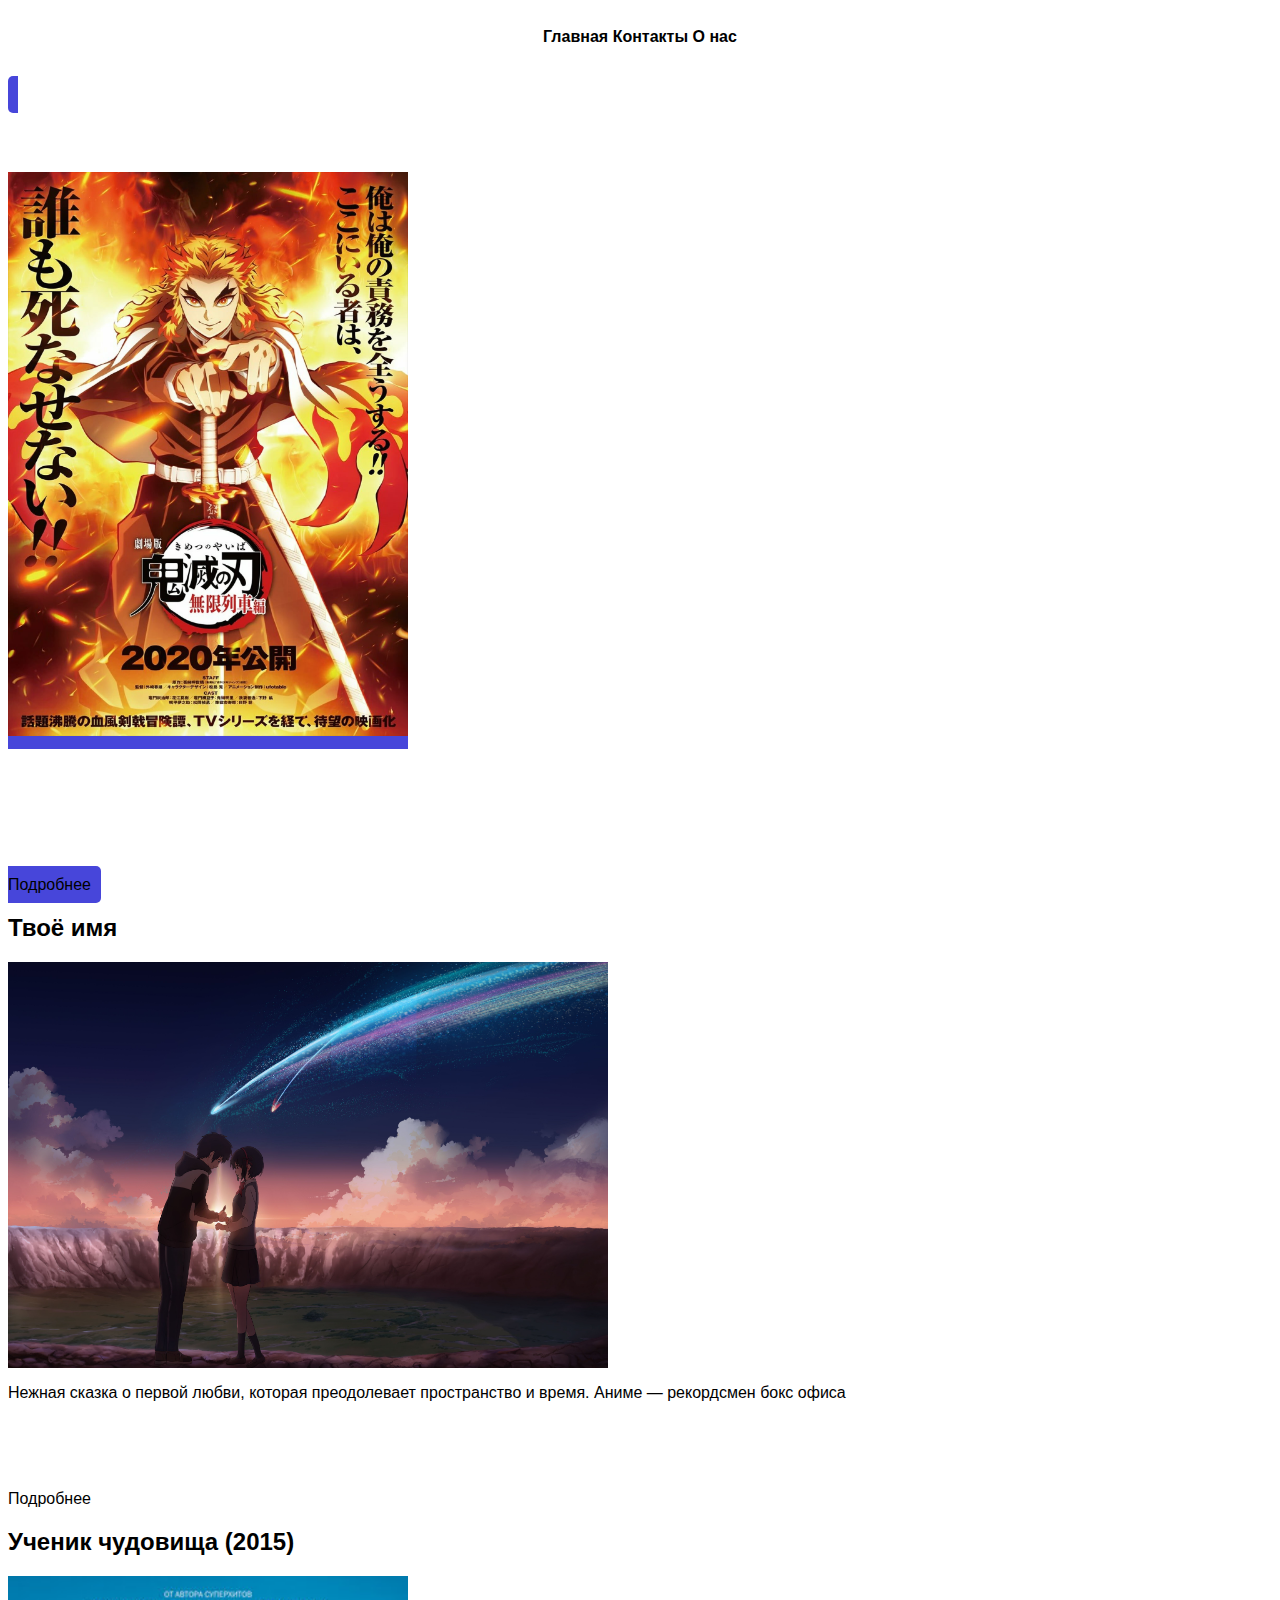
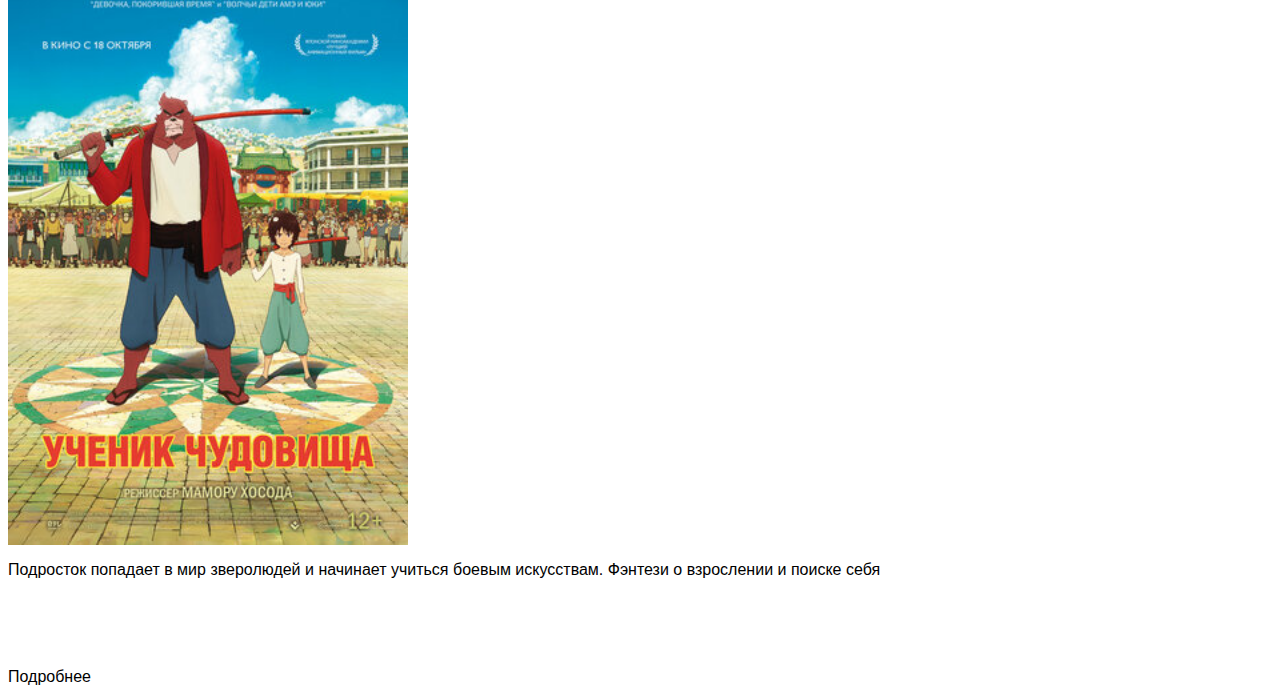
<file: index.html>
<DOCTYPE html>
    <html>

    <head>
        <meta charset="utf-8">
        <title> Blog </title>
        <link rel="stylesheet" href="css/style.css">
    </head>

    <body>
        <nav class="menu">
            <a href="index.html" class="menu__link">Главная</a>
            <a href="k.html" class="menu__link">Контакты</a>
            <a href="we.html" class="menu__link">О нас</a>
        </nav>
        <div class="content">
            <div class="news">
                <h2>Истребитель демонов: Поезд «Бесконечный» (2020)</h2>
                <img class="news__poster" width="400" src="img/1.jpg" alt="1">
                <p>Тандзиро с друзьями из отряда уничтожителей демонов расследует серию загадочных исчезновений внутри мчащегося поезда. Но компания ещё не знает, что в составе находится один из двенадцати Лунных демонов, и он приготовил для них ловушку.</p>
                <a href="/2.html" class="a">Подробнее</a>
            </div>

            <div class="news_2">
                <h2>Твоё имя</h2>
                <img class="news__poster" width="600" src="img/2.jpg" alt="2">
                <p>Нежная сказка о первой любви, которая преодолевает пространство и время. Аниме — рекордсмен бокс офиса</p>
                <a href="/3.html" class="a">Подробнее</a>
            </div>

            <div class="news_3">
                <h2>Ученик чудовища (2015)</h2>
                <img class="news__poster" width="400" src="img/3.jpg" alt="3">
                <p>Подросток попадает в мир зверолюдей и начинает учиться боевым искусствам. Фэнтези о взрослении и поиске себя</p>
                <a href="/4.html" class="a">Подробнее</a>
            </div>

        </div>
    </body>

    </html>
</file>
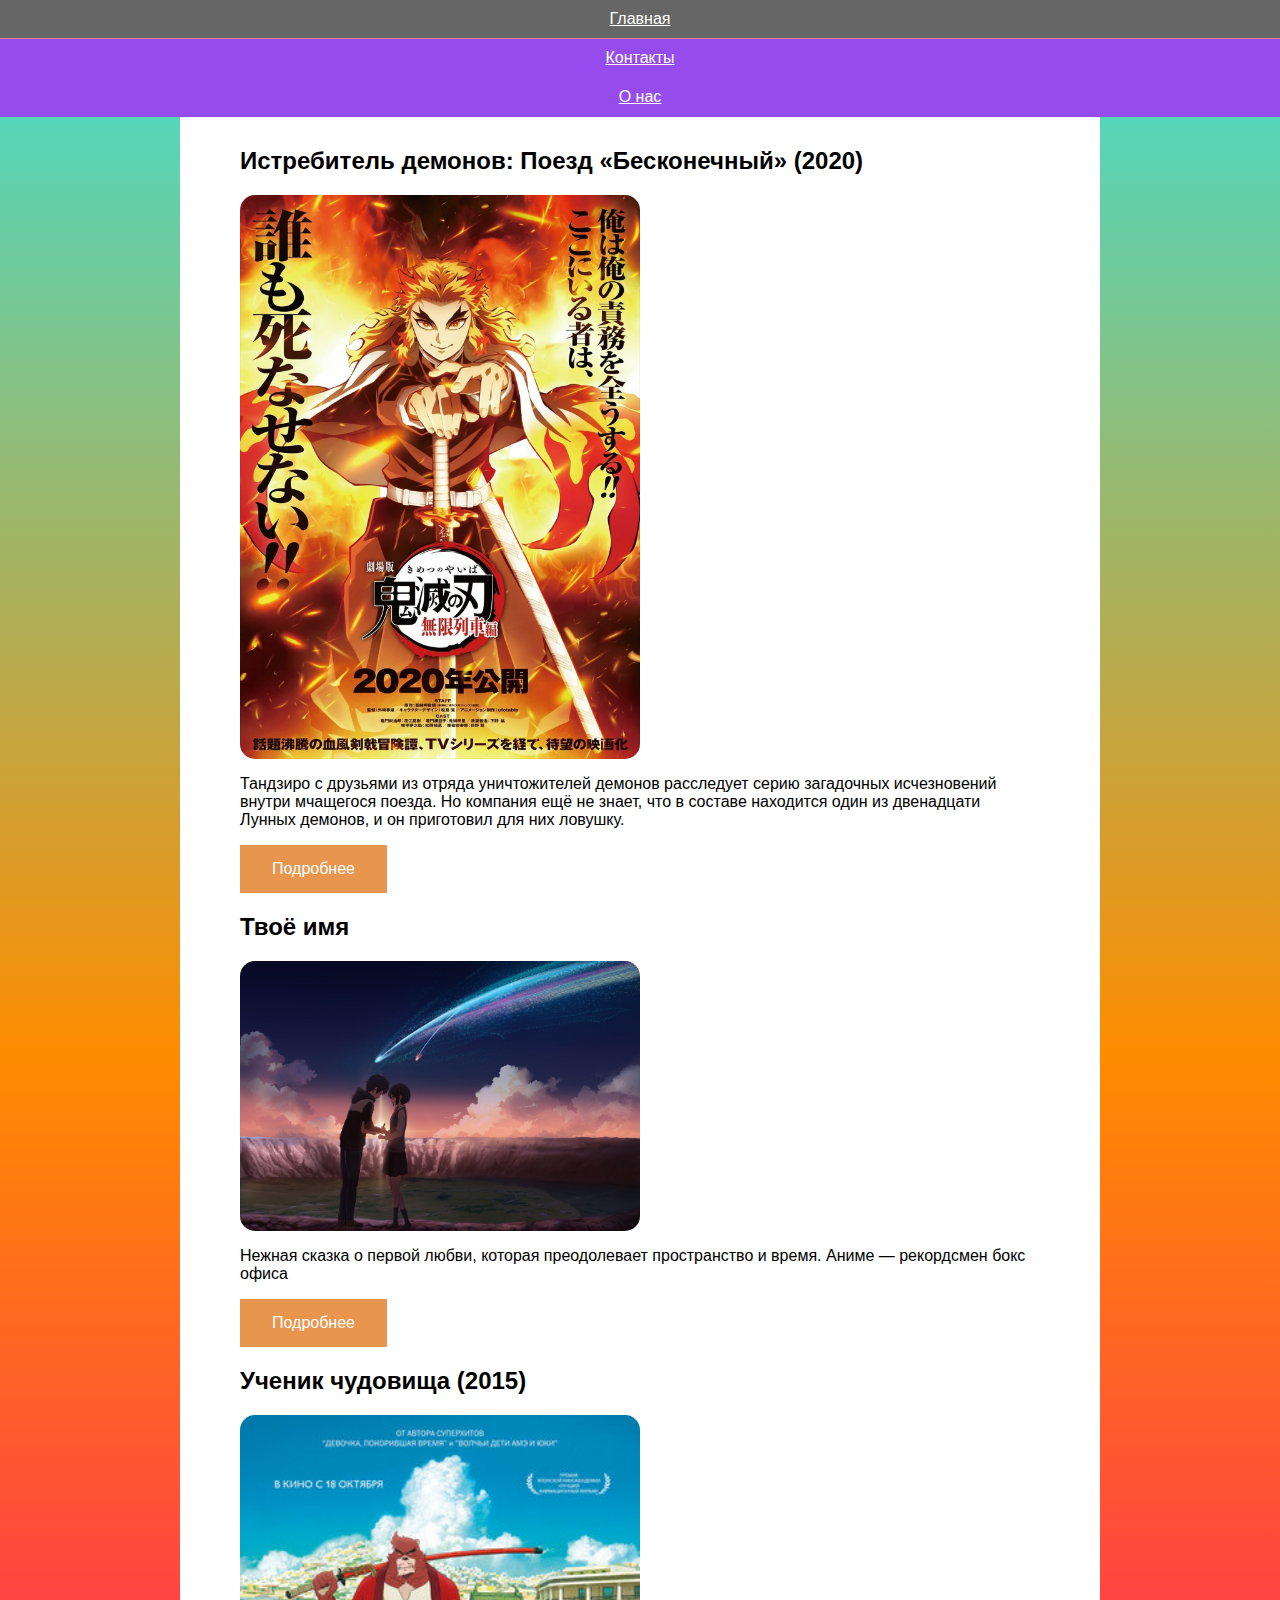
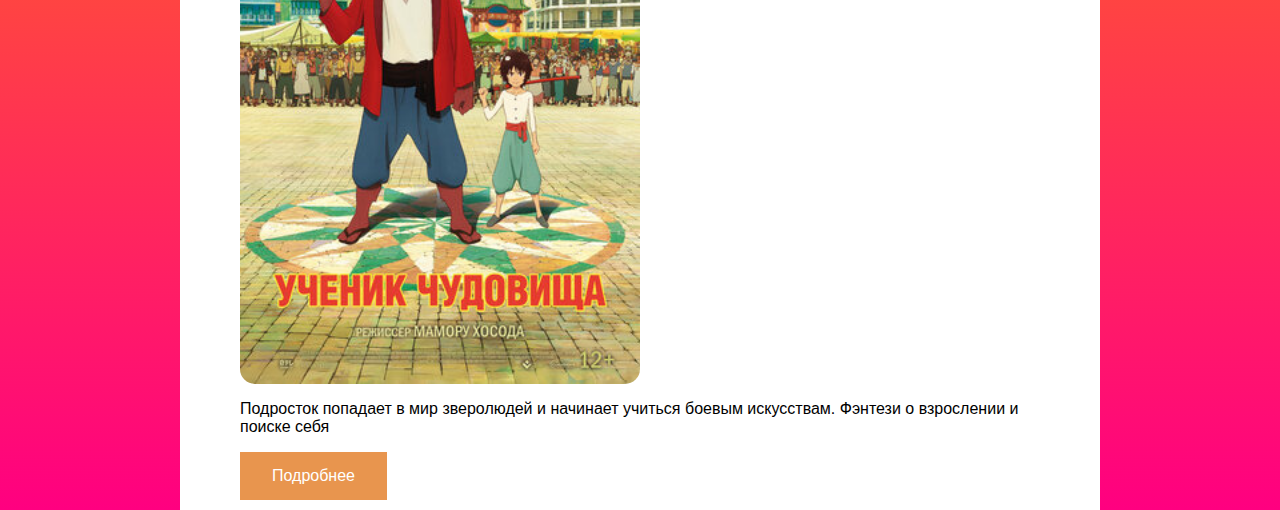
<file: blog/index.html>
<DOCTYPE html>
    <html>

    <head>
        <meta charset="utf-8">
        <title> Blog </title>
        <link rel="stylesheet" href="css/style.css">
    </head>

    <body>
        <nav class="menu">
            <a href="index.html" class="menu__link">Главная</a>
            <a href="k.html" class="menu__link">Контакты</a>
            <a href="we.html" class="menu__link">О нас</a>
        </nav>
        <div class="content">
            <div class="news">
                <h2>Истребитель демонов: Поезд «Бесконечный» (2020)</h2>
                <img class="news__poster" width="400" src="img/1.jpg" alt="1">
                <p>Тандзиро с друзьями из отряда уничтожителей демонов расследует серию загадочных исчезновений внутри мчащегося поезда. Но компания ещё не знает, что в составе находится один из двенадцати Лунных демонов, и он приготовил для них ловушку.</p>
                <a href="file:///C:/Users/Lenovo/OneDrive/%D0%A0%D0%B0%D0%B1%D0%BE%D1%87%D0%B8%D0%B9%20%D1%81%D1%82%D0%BE%D0%BB/blog/2.html" class="a">Подробнее</a>
            </div>

            <div class="news_2">
                <h2>Твоё имя</h2>
                <img class="news__poster" width="600" src="img/2.jpg" alt="2">
                <p>Нежная сказка о первой любви, которая преодолевает пространство и время. Аниме — рекордсмен бокс офиса</p>
                <a href="file:///C:/Users/Lenovo/OneDrive/%D0%A0%D0%B0%D0%B1%D0%BE%D1%87%D0%B8%D0%B9%20%D1%81%D1%82%D0%BE%D0%BB/blog/3.html" class="a">Подробнее</a>
            </div>

            <div class="news_3">
                <h2>Ученик чудовища (2015)</h2>
                <img class="news__poster" width="400" src="img/3.jpg" alt="3">
                <p>Подросток попадает в мир зверолюдей и начинает учиться боевым искусствам. Фэнтези о взрослении и поиске себя</p>
                <a href="file:///C:/Users/Lenovo/OneDrive/%D0%A0%D0%B0%D0%B1%D0%BE%D1%87%D0%B8%D0%B9%20%D1%81%D1%82%D0%BE%D0%BB/blog/4.html" class="a">Подробнее</a>
            </div>

        </div>
    </body>

    </html>
</file>
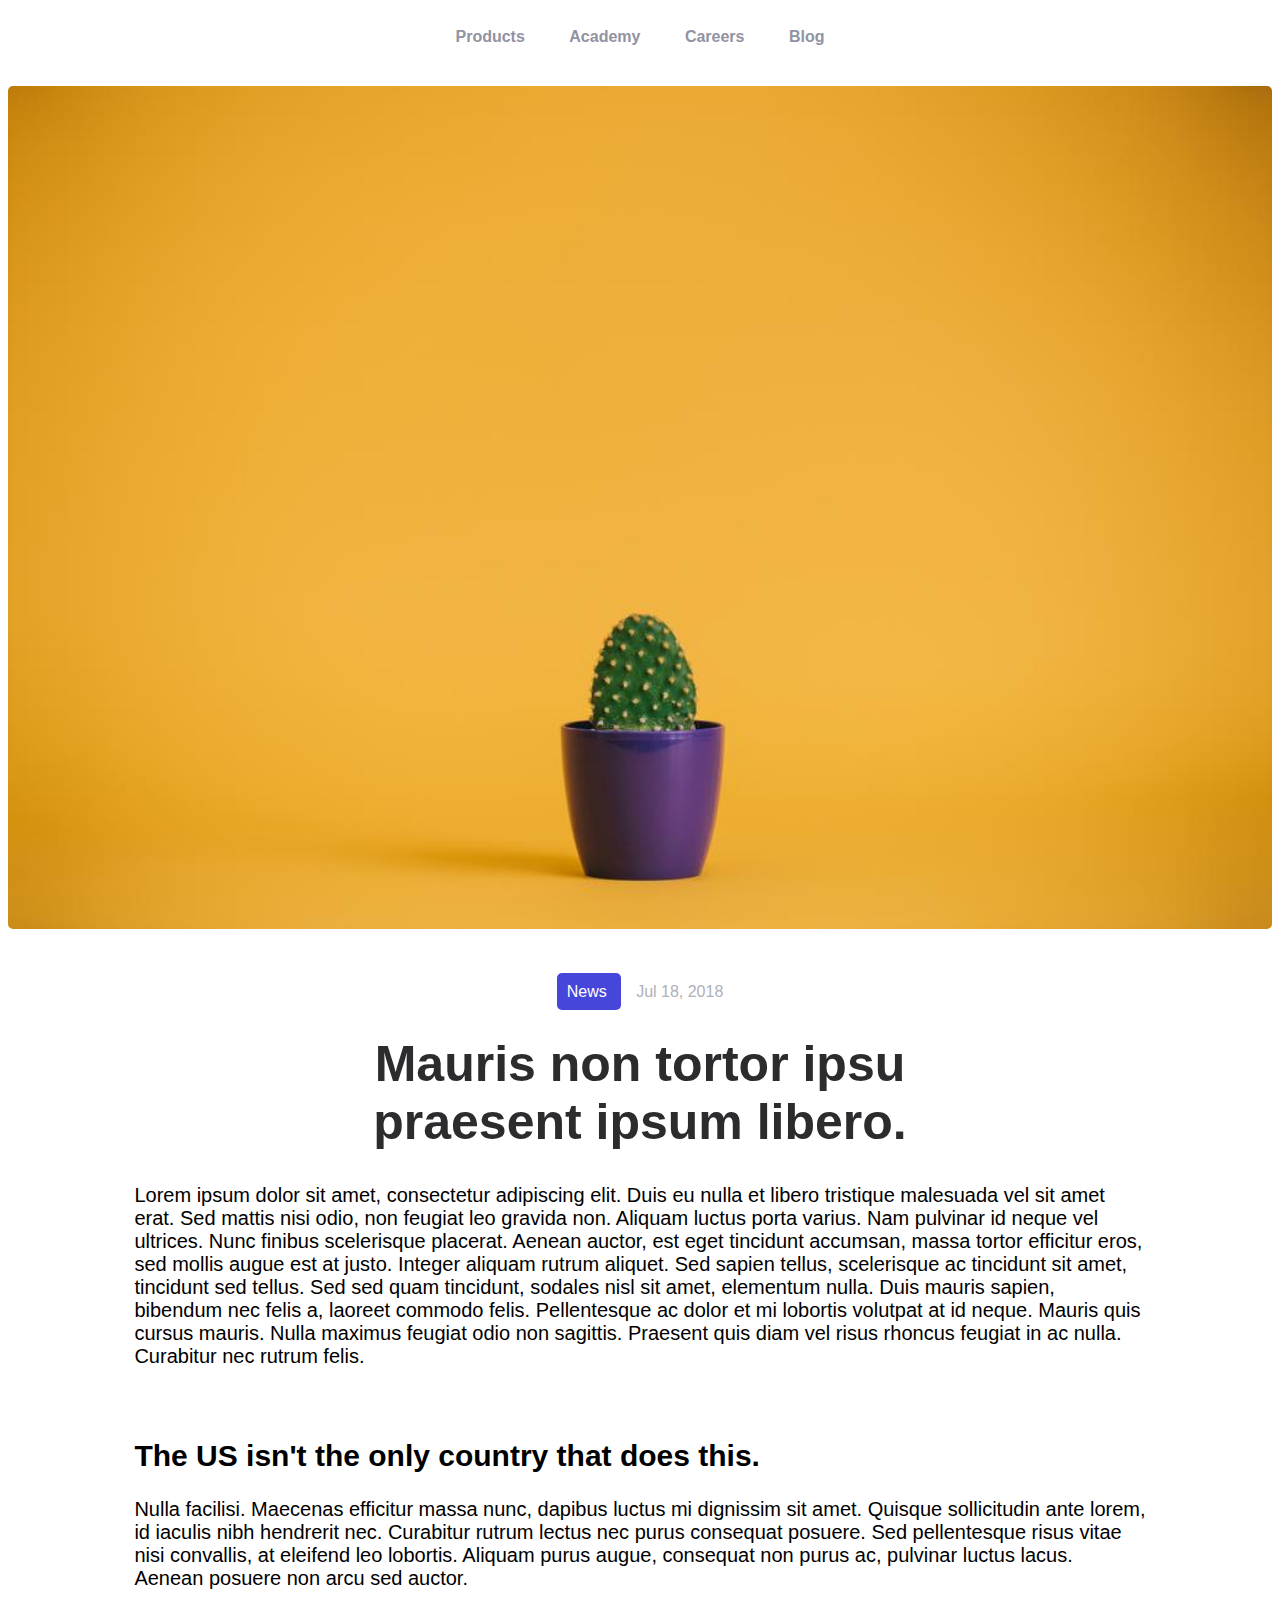
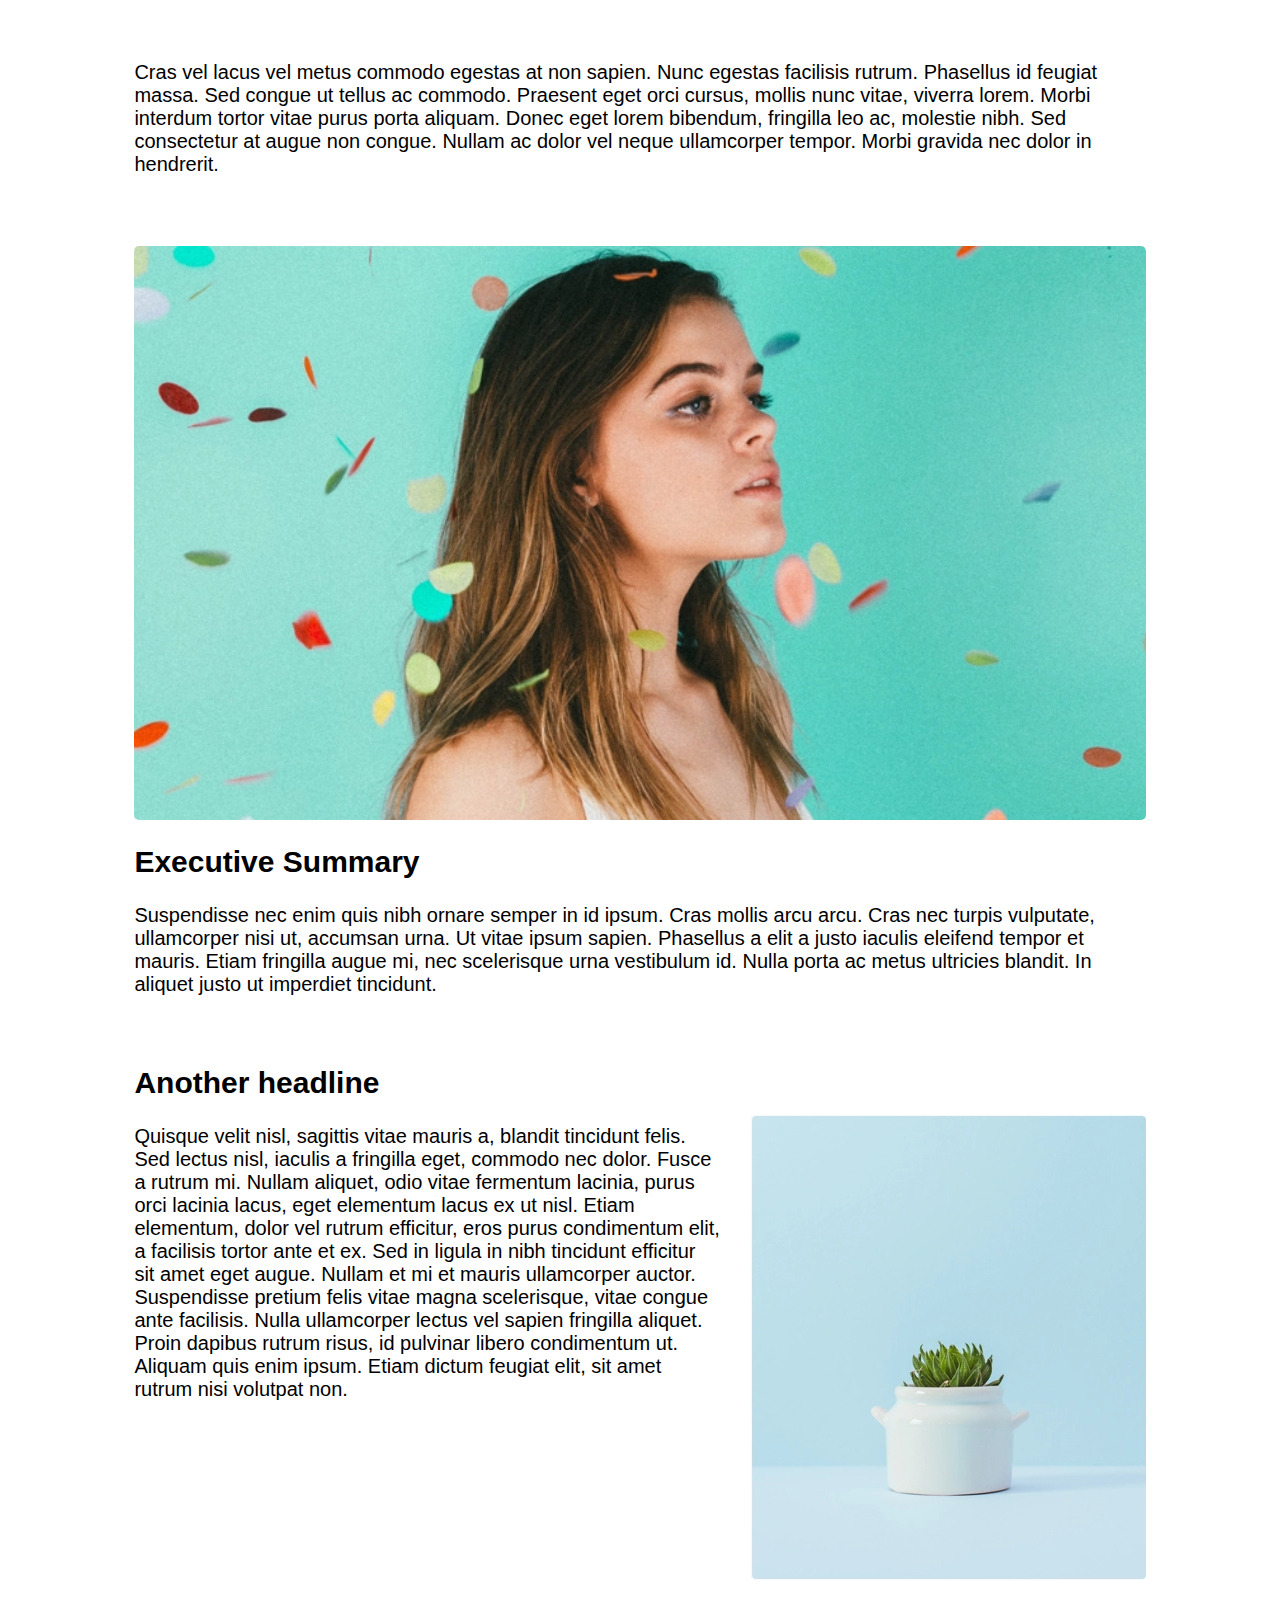
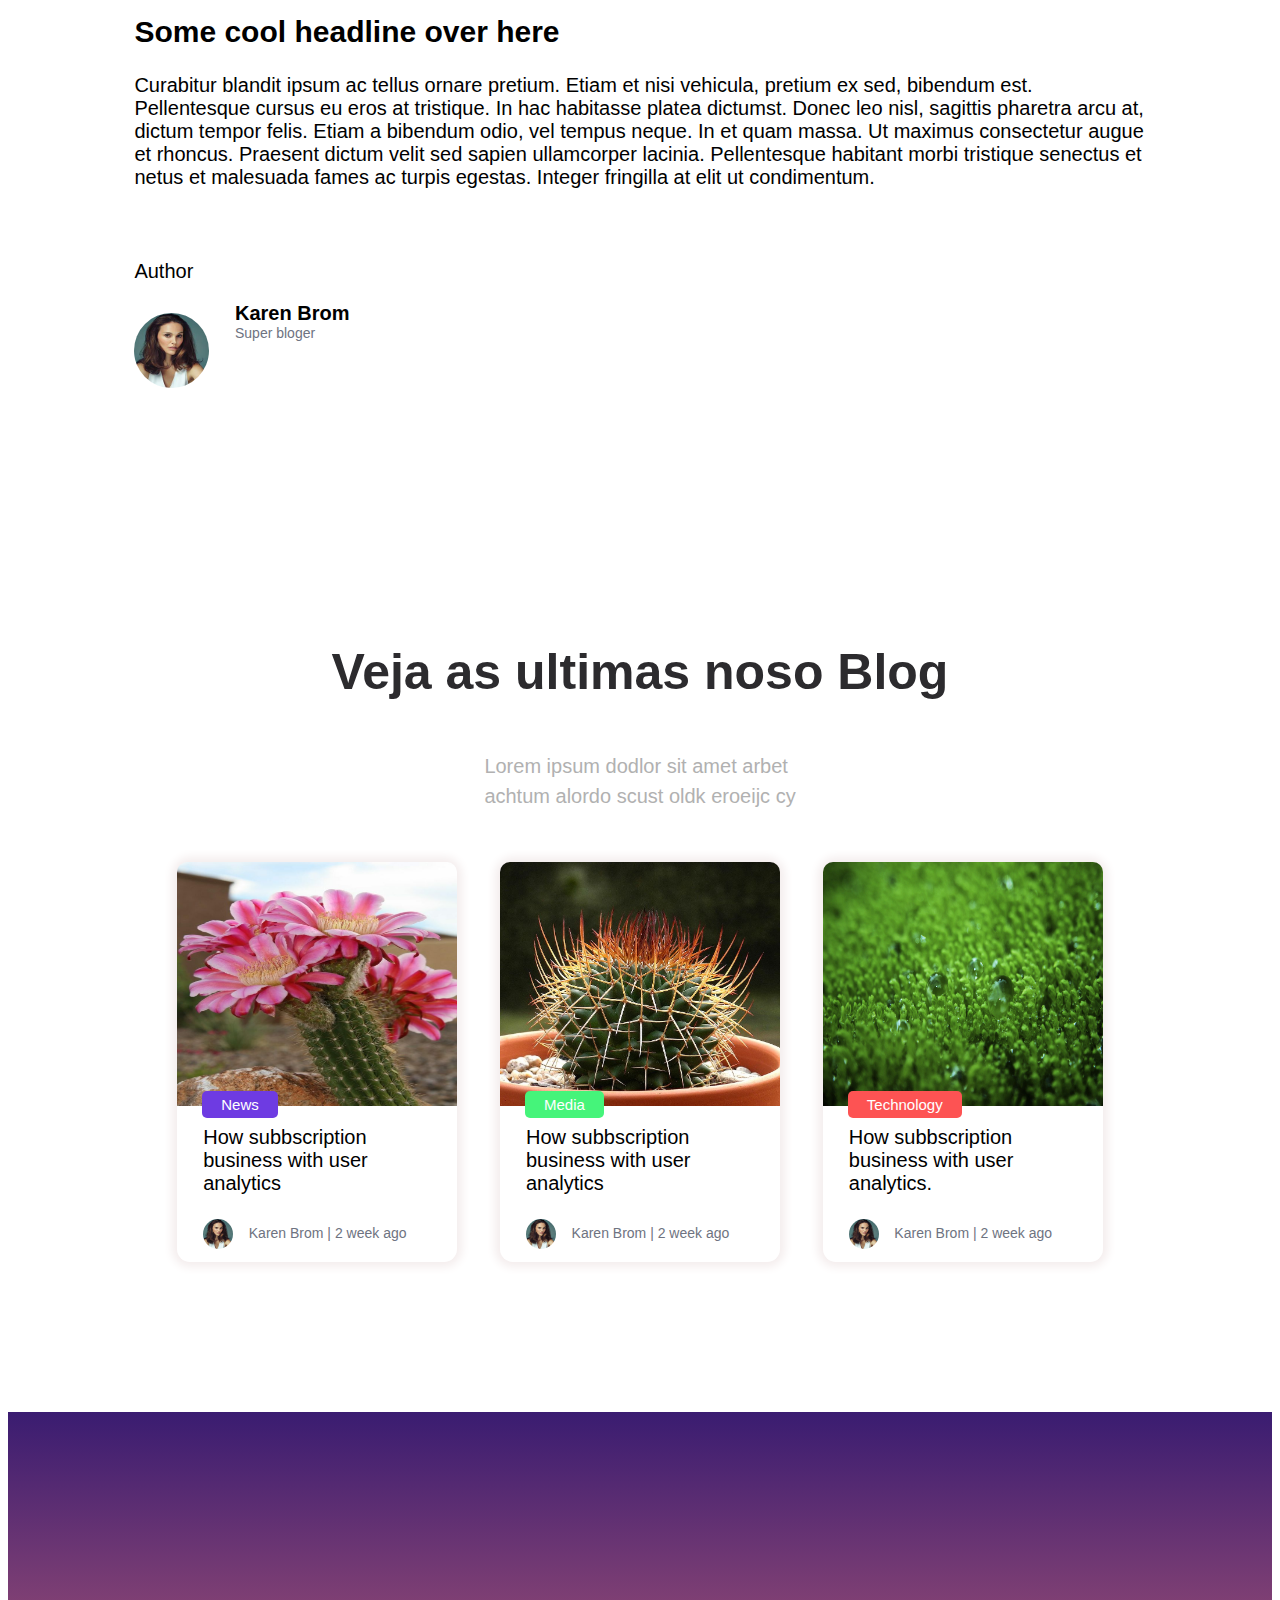
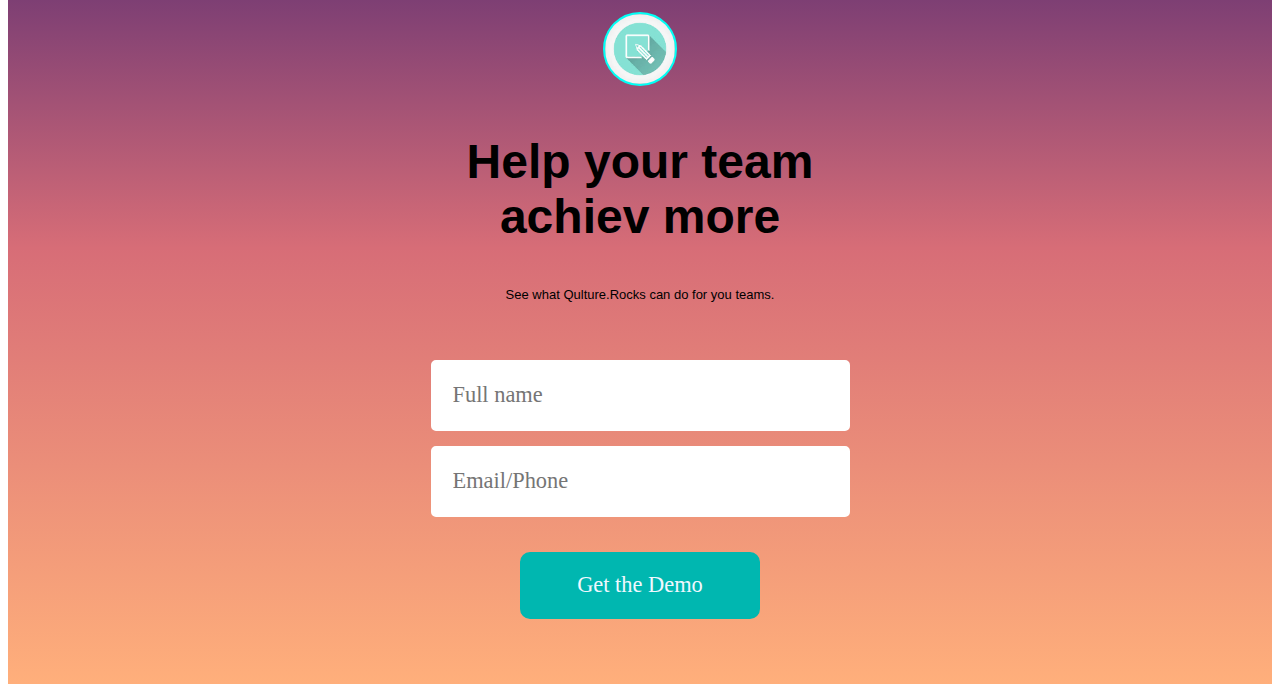
<file: practice/index.html>
<!DOCTYPE html>
<html lang="en">

<head>
    <meta charset="UTF-8">
    <title>Practice</title>
    <link rel="stylesheet" href="css/style.css">
</head>

<body>
    <div class="content">
        <nav class="menu">
            
<!--
            <div class="m0">
                <a class="a1">Demo</a>
                <a class="a">Log in</a>
            </div>
-->

            <a href="#" class="m_button">Products</a>
            <a href="#" class="m_button">Academy</a>
            <a href="#" class="m_button">Careers</a>
            <a href="#" class="m_button">Blog</a>
        </nav>
        <img id="main_cactus" src="img/120.jpg" alt="kaktus">
        <div class="news_date">
            <div class="news">
                News
            </div>
            <div class="date">
                Jul 18, 2018
            </div>
        </div>
        <h1>
            Mauris non tortor ipsu <br>
            praesent ipsum libero.
        </h1>
        <div class="texts">
            <p>Lorem ipsum dolor sit amet, consectetur adipiscing elit. Duis eu nulla et libero tristique malesuada vel sit amet erat. Sed mattis nisi odio, non feugiat leo gravida non. Aliquam luctus porta varius. Nam pulvinar id neque vel ultrices. Nunc finibus scelerisque placerat. Aenean auctor, est eget tincidunt accumsan, massa tortor efficitur eros, sed mollis augue est at justo. Integer aliquam rutrum aliquet. Sed sapien tellus, scelerisque ac tincidunt sit amet, tincidunt sed tellus. Sed sed quam tincidunt, sodales nisl sit amet, elementum nulla. Duis mauris sapien, bibendum nec felis a, laoreet commodo felis. Pellentesque ac dolor et mi lobortis volutpat at id neque. Mauris quis cursus mauris. Nulla maximus feugiat odio non sagittis. Praesent quis diam vel risus rhoncus feugiat in ac nulla. Curabitur nec rutrum felis.</p>
            <div class="text2">
                <h2>
                    The US isn't the only country that does this.
                </h2>
                <p>
                    Nulla facilisi. Maecenas efficitur massa nunc, dapibus luctus mi dignissim sit amet. Quisque sollicitudin ante lorem, id iaculis nibh hendrerit nec. Curabitur rutrum lectus nec purus consequat posuere. Sed pellentesque risus vitae nisi convallis, at eleifend leo lobortis. Aliquam purus augue, consequat non purus ac, pulvinar luctus lacus. Aenean posuere non arcu sed auctor.
                </p>
                <p>
                    Cras vel lacus vel metus commodo egestas at non sapien. Nunc egestas facilisis rutrum. Phasellus id feugiat massa. Sed congue ut tellus ac commodo. Praesent eget orci cursus, mollis nunc vitae, viverra lorem. Morbi interdum tortor vitae purus porta aliquam. Donec eget lorem bibendum, fringilla leo ac, molestie nibh. Sed consectetur at augue non congue. Nullam ac dolor vel neque ullamcorper tempor. Morbi gravida nec dolor in hendrerit.
                </p>
                <img id="women1" src="img/women1.png" alt="women1">
            </div>
            <h2>
                Executive Summary
            </h2>
            <p>
                Suspendisse nec enim quis nibh ornare semper in id ipsum. Cras mollis arcu arcu. Cras nec turpis vulputate, ullamcorper nisi ut, accumsan urna. Ut vitae ipsum sapien. Phasellus a elit a justo iaculis eleifend tempor et mauris. Etiam fringilla augue mi, nec scelerisque urna vestibulum id. Nulla porta ac metus ultricies blandit. In aliquet justo ut imperdiet tincidunt.
            </p>
            <div class="text4">
                <h2>
                    Another headline
                </h2>
                <div class="text_cactus_img">
                    <div class="text_cactus">
                        Quisque velit nisl, sagittis vitae mauris a, blandit tincidunt felis. Sed lectus nisl, iaculis a fringilla eget, commodo nec dolor. Fusce a rutrum mi. Nullam aliquet, odio vitae fermentum lacinia, purus orci lacinia lacus, eget elementum lacus ex ut nisl. Etiam elementum, dolor vel rutrum efficitur, eros purus condimentum elit, a facilisis tortor ante et ex. Sed in ligula in nibh tincidunt efficitur sit amet eget augue. Nullam et mi et mauris ullamcorper auctor. Suspendisse pretium felis vitae magna scelerisque, vitae congue ante facilisis. Nulla ullamcorper lectus vel sapien fringilla aliquet. Proin dapibus rutrum risus, id pulvinar libero condimentum ut. Aliquam quis enim ipsum. Etiam dictum feugiat elit, sit amet rutrum nisi volutpat non.
                    </div>
                    <img id="cactus2" src="img/cactus2.png" alt="cactus2">
                </div>
            </div>
            <h2>
                Some cool headline over here
            </h2>
            <p>
                Curabitur blandit ipsum ac tellus ornare pretium. Etiam et nisi vehicula, pretium ex sed, bibendum est. Pellentesque cursus eu eros at tristique. In hac habitasse platea dictumst. Donec leo nisl, sagittis pharetra arcu at, dictum tempor felis. Etiam a bibendum odio, vel tempus neque. In et quam massa. Ut maximus consectetur augue et rhoncus. Praesent dictum velit sed sapien ullamcorper lacinia. Pellentesque habitant morbi tristique senectus et netus et malesuada fames ac turpis egestas. Integer fringilla at elit ut condimentum.
            </p>
            <div class="author">
                Author <br>
                <img id="avatar" src="img/12.png" alt="avatar">
                <div class="author_name">
                    Karen Brom
                    <div class="author_activity">
                        Super bloger
                    </div>
                </div>
                <h3 style=" display: flex;
                justify-content: space-around; color: #2C2B2E; font-size: 50px;"> Veja as ultimas noso Blog </h3>
                <div class="n">
                    Lorem ipsum dodlor sit amet arbet <br>achtum alordo scust oldk eroeijc cy
                </div>
                <div class="bg">
                    <div class="B_1">
                        <div class="p__">
                            <div class="f_b">
                                <img class="foto-b" src="img/123.jpg" alt="">
                                <div class="container text-center">
                                    <p style=" margin: 0">
                                        <button class="button"> News </button>
                                    </p>
                                </div>
                            </div>
                            <div class="m7">
                               <p class="ppp">
                               <a href="#">How subbscription business with user analytics</a>
                               </p>
                                <div>
                                    <img id="avatar1" src="img/12.png" alt="">
                                    <a class="author_activity1"> Karen Brom | 2 week ago </a>
                                </div>
                            </div>
                        </div>
                        <div class="p__">
                            <div class="f_b">
                                <img class="foto-b" src="img/124.jpg" alt="">
                                <div class="container text-center">
                                    <p style=" margin: 0">
                                        <button class="button2"> Media </button>
                                    </p>
                                </div>
                            </div>
                            <div class="m7">
                                <p class="ppp">
                                <a href="#">How subbscription business with user analytics</a>
                                </p>
                                <div>
                                    <img id="avatar1" src="img/12.png" alt="">
                                    <a class="author_activity1"> Karen Brom | 2 week ago </a>
                                </div>
                            </div>
                        </div>
                        <div class="p__">
                            <div class="f_b">
                                <img class="foto-b" src="img/125.jpeg" alt="">
                                <div class="container text-center">
                                    <p style=" margin: 0">
                                        <button class="button3"> Technology </button>
                                    </p>
                                </div>
                            </div>
                            <div class="m7">
                                <p class="ppp">
                                <a href="#">How subbscription business with user analytics.</a>
                                </p>
                                <div>
                                    <img id="avatar1" src="img/12.png" alt="">
                                    <a class="author_activity1"> Karen Brom | 2 week ago </a>
                                </div>
                            </div>
                        </div>
                    </div>
                </div>
            </div>
        </div>
    </div>
    <div class="regist">
        <div class="t_f">
            <img class="bl" src="img/regis.jpg" alt="">
            <p class="wh_t">Help your team <br>achiev more</p>
            <p id="text_20"> See what Qulture.Rocks can do for you teams.</p>
            <form class="FIO">
                <input id="FIO" type="text" placeholder="Full name" />
                <input id="FIO" type="email" placeholder="Email/Phone" />
                <a href="#"><button id="BTN">Get the Demo</button>
                </a>
            </form>
        </div>
    </div>
</body>

</html>
</file>
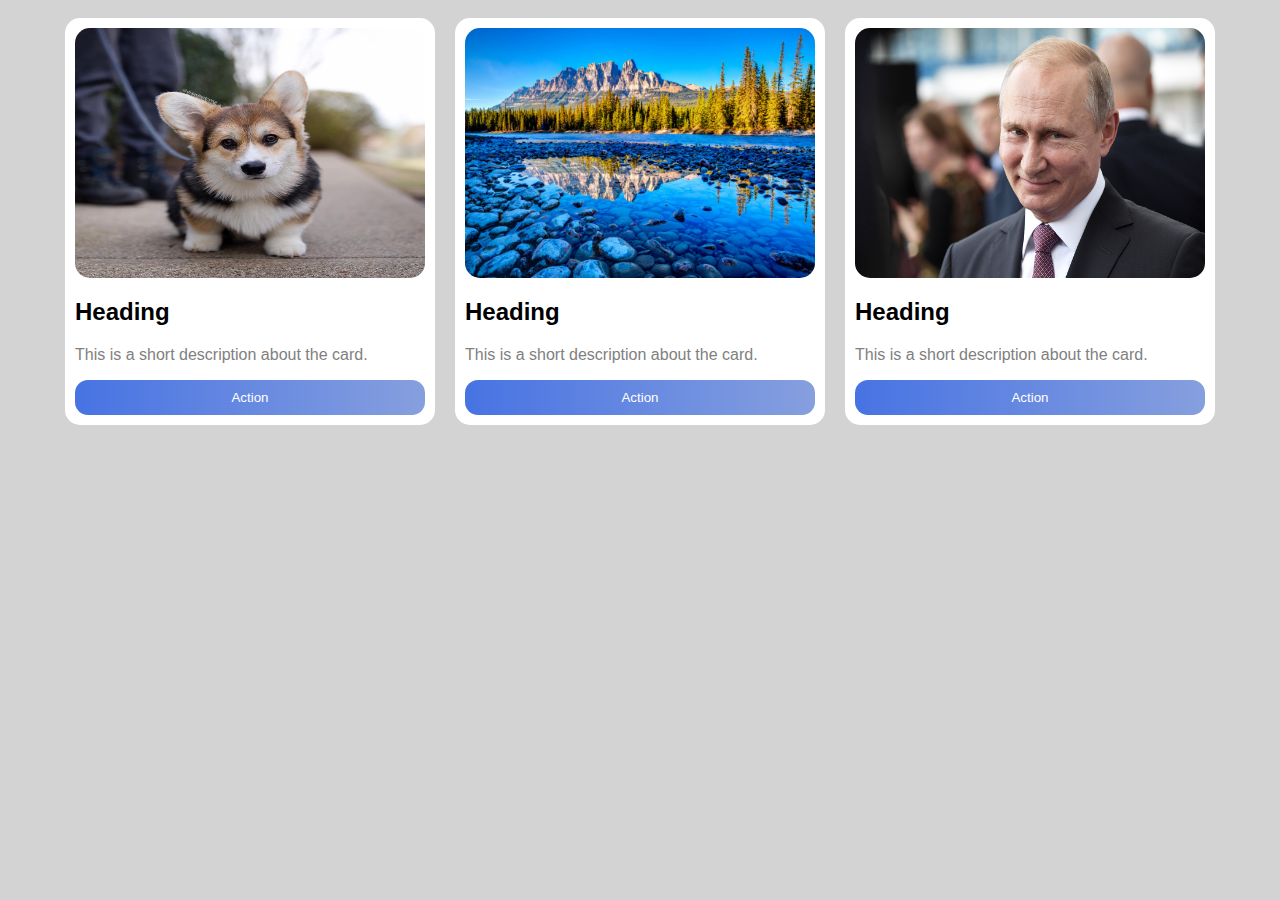
<file: web04.05.2022/index.html>
<!DOCTYPE html>
<html lang="en">
<head>
    <meta charset="UTF-8">
    <title>Document</title>
   <link rel="stylesheet" href="style.css">
</head>
<body>
   
    <div class = "Big">
        <img id = "korg" src= "img/korgi-1.jpg">
        <h2>Heading</h2>
        <p class="Par">This is a short description about the card.</p>
        <button class="action">Action</button>
    </div>
    
    <div class = "Big">
        <img id = "korg" src= "img/les.jpg">
        <h2>Heading</h2>
        <p class="Par">This is a short description about the card.</p>
        <button class="action">Action</button>
    </div>
    
    <div class = "Big">
        <img id = "korg" src= "img/14967.jpg">
        <h2>Heading</h2>
        <p class="Par">This is a short description about the card.</p>
        <button class="action">Action</button>
    </div>
</body>
</html>
</file>
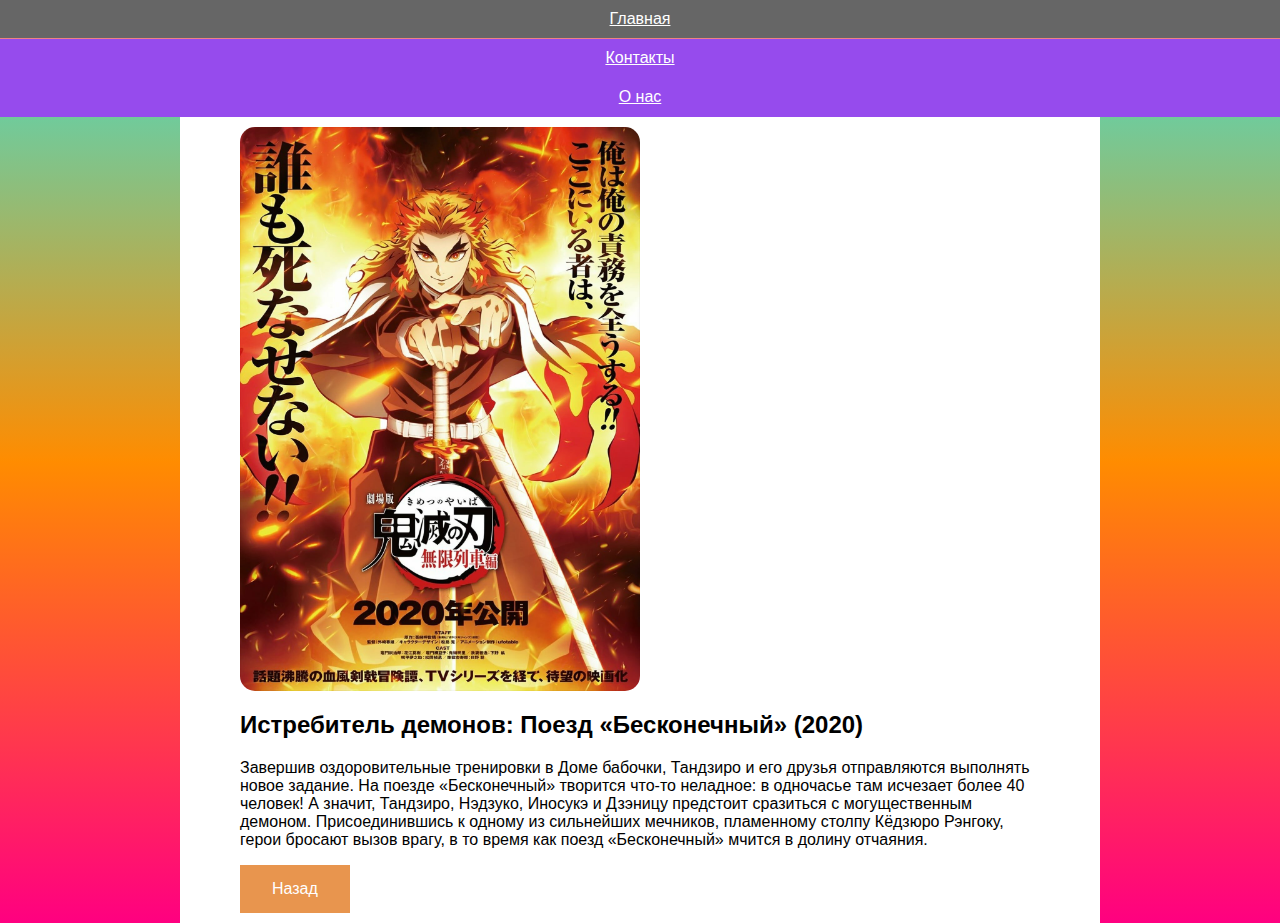
<file: 2.html>
<DOCTYPE html>
    <html>

    <head>
        <meta charset="utf-8">
        <title> Blog </title>
        <link rel="stylesheet" href="css/2.css">
    </head>

    <body>
        <nav class="menu">
            <a href="index.html" class="menu__link">Главная</a>
            <a href="k.html" class="menu__link">Контакты</a>
            <a href="we.html" class="menu__link">О нас</a>
        </nav>
        <div class="content">
            <img class="news__poster" width="400" src="img/1.jpg" alt="1">
            <h2>Истребитель демонов: Поезд «Бесконечный» (2020)</h2>
            <p>Завершив оздоровительные тренировки в Доме бабочки, Тандзиро и его друзья отправляются выполнять новое задание. На поезде «Бесконечный» творится что-то неладное: в одночасье там исчезает более 40 человек! А значит, Тандзиро, Нэдзуко, Иносукэ и Дзэницу предстоит сразиться с могущественным демоном. Присоединившись к одному из сильнейших мечников, пламенному столпу Кёдзюро Рэнгоку, герои бросают вызов врагу, в то время как поезд «Бесконечный» мчится в долину отчаяния.</p>
            <a href="index.html" class = "a">Назад</a>
        </div>

    </body>

    </html>
</file>
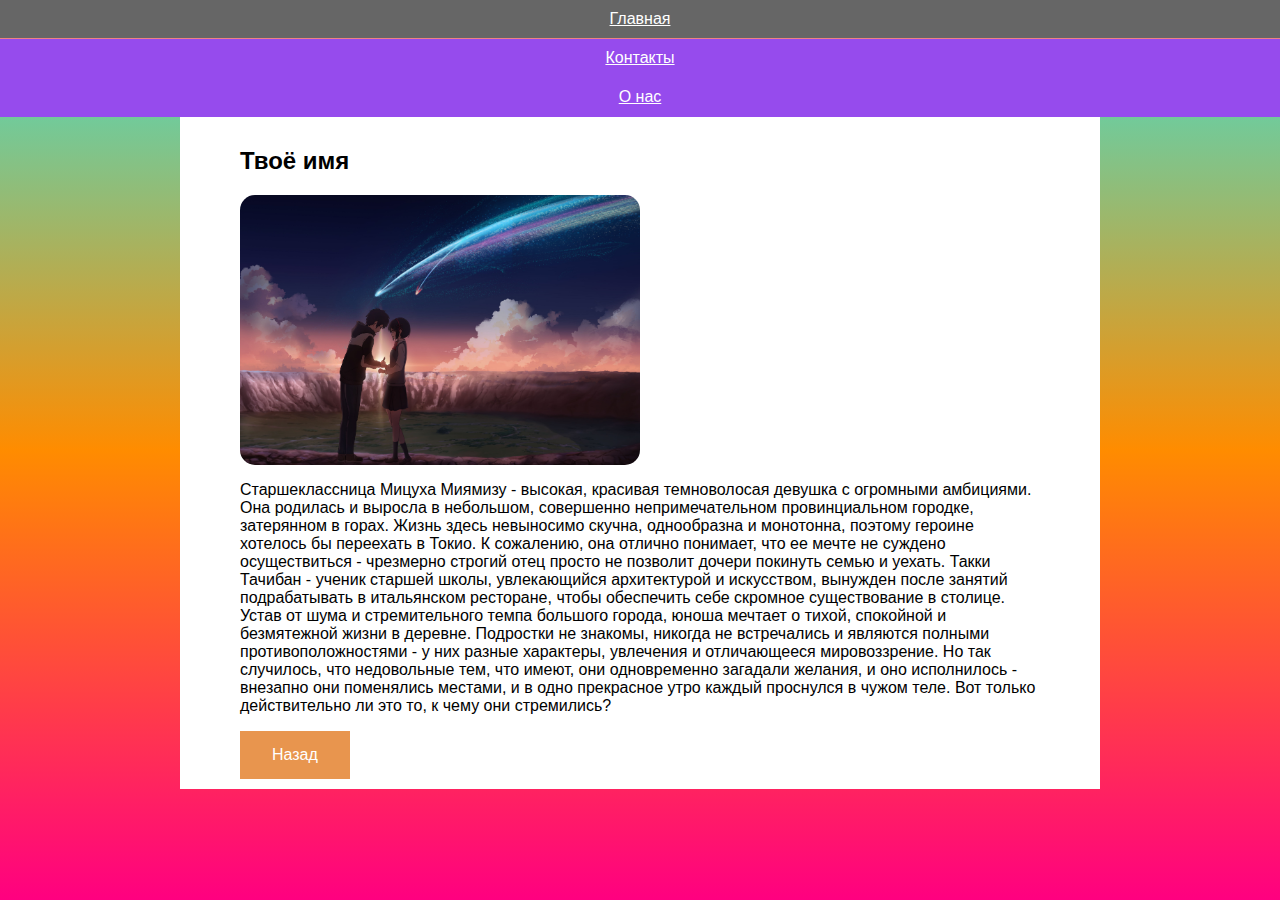
<file: 3.html>
<DOCTYPE html>
    <html>

    <head>
        <meta charset="utf-8">
        <title> Blog </title>
        <link rel="stylesheet" href="css/3.css">
    </head>

    <body>
        <nav class="menu">
            <a href="index.html" class="menu__link">Главная</a>
            <a href="k.html" class="menu__link">Контакты</a>
            <a href="we.html" class="menu__link">О нас</a>
        </nav>
        <div class="content">
            <h2>Твоё имя</h2>
            <img class="news__poster" width="400" src="img/2.jpg" alt="2">
            <p>Старшеклассница Мицуха Миямизу - высокая, красивая темноволосая девушка с огромными амбициями. Она родилась и выросла в небольшом, совершенно непримечательном провинциальном городке, затерянном в горах. Жизнь здесь невыносимо скучна, однообразна и монотонна, поэтому героине хотелось бы переехать в Токио. К сожалению, она отлично понимает, что ее мечте не суждено осуществиться - чрезмерно строгий отец просто не позволит дочери покинуть семью и уехать.
            Такки Тачибан - ученик старшей школы, увлекающийся архитектурой и искусством, вынужден после занятий подрабатывать в итальянском ресторане, чтобы обеспечить себе скромное существование в столице. Устав от шума и стремительного темпа большого города, юноша мечтает о тихой, спокойной и безмятежной жизни в деревне.
            Подростки не знакомы, никогда не встречались и являются полными противоположностями - у них разные характеры, увлечения и отличающееся мировоззрение. Но так случилось, что недовольные тем, что имеют, они одновременно загадали желания, и оно исполнилось - внезапно они поменялись местами, и в одно прекрасное утро каждый проснулся в чужом теле. Вот только действительно ли это то, к чему они стремились?</p>
            <a href="index.html" class="a">Назад</a>
        </div>

    </body>

    </html>
</file>
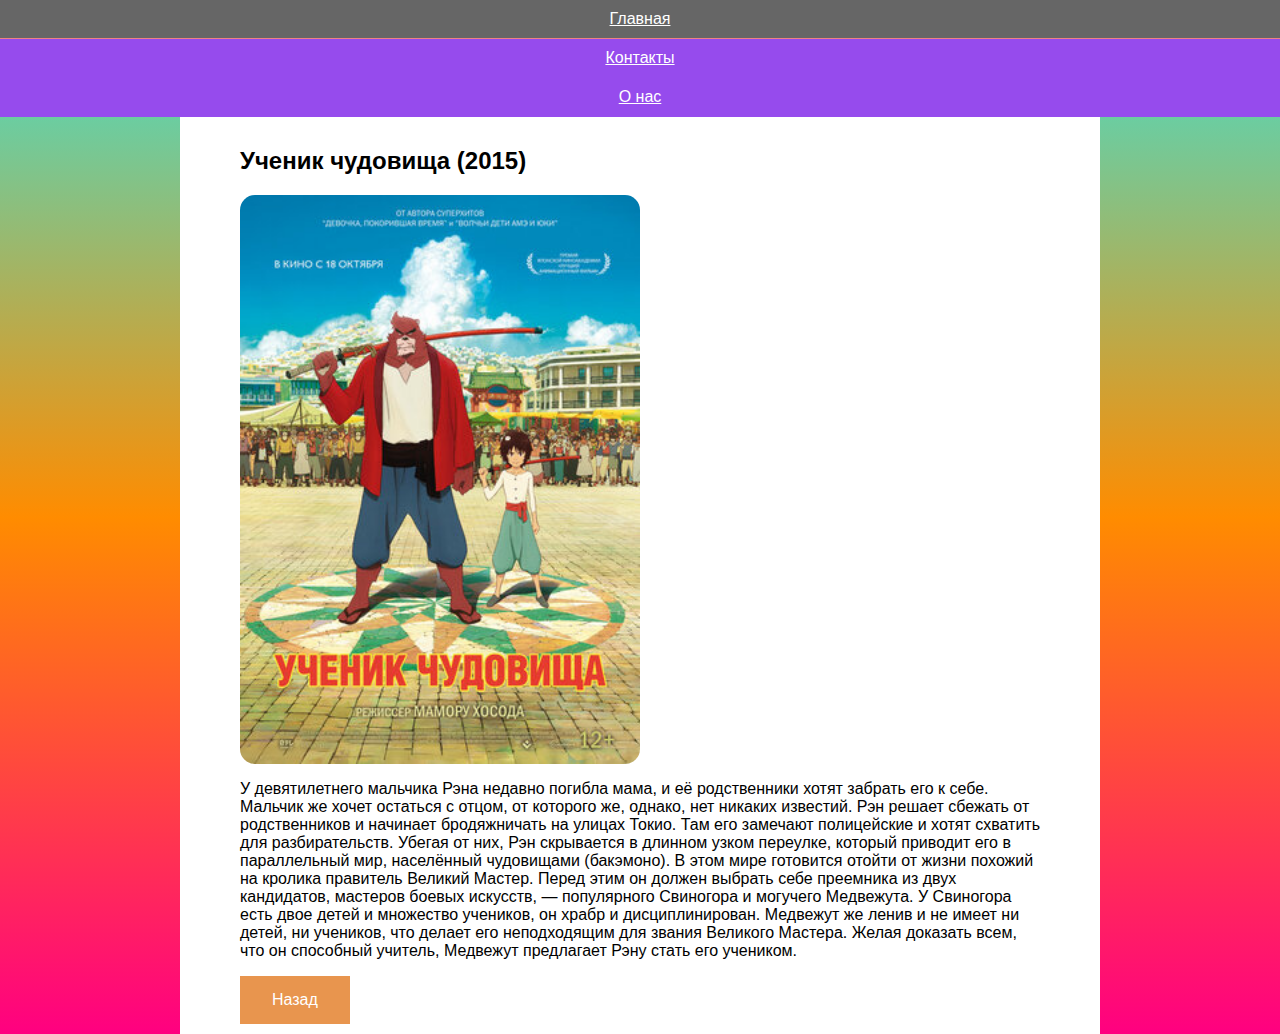
<file: 4.html>
<DOCTYPE html>
    <html>

    <head>
        <meta charset="utf-8">
        <title> Blog </title>
        <link rel="stylesheet" href="css/4.css">
    </head>

    <body>
        <nav class="menu">
            <a href="index.html" class="menu__link">Главная</a>
            <a href="k.html" class="menu__link">Контакты</a>
            <a href="we.html" class="menu__link">О нас</a>
        </nav>
        <div class="content">
            <h2>Ученик чудовища (2015)</h2>
            <img class="news__poster" width="400" src="img/3.jpg" alt="3">
            <p>У девятилетнего мальчика Рэна недавно погибла мама, и её родственники хотят забрать его к себе. Мальчик же хочет остаться с отцом, от которого же, однако, нет никаких известий. Рэн решает сбежать от родственников и начинает бродяжничать на улицах Токио. Там его замечают полицейские и хотят схватить для разбирательств. Убегая от них, Рэн скрывается в длинном узком переулке, который приводит его в параллельный мир, населённый чудовищами (бакэмоно).
            В этом мире готовится отойти от жизни похожий на кролика правитель Великий Мастер. Перед этим он должен выбрать себе преемника из двух кандидатов, мастеров боевых искусств, — популярного Свиногора и могучего Медвежута. У Свиногора есть двое детей и множество учеников, он храбр и дисциплинирован. Медвежут же ленив и не имеет ни детей, ни учеников, что делает его неподходящим для звания Великого Мастера. Желая доказать всем, что он способный учитель, Медвежут предлагает Рэну стать его учеником.</p>
            <a href="index.html" class="a">Назад</a>
        </div>

    </body>

    </html>
</file>
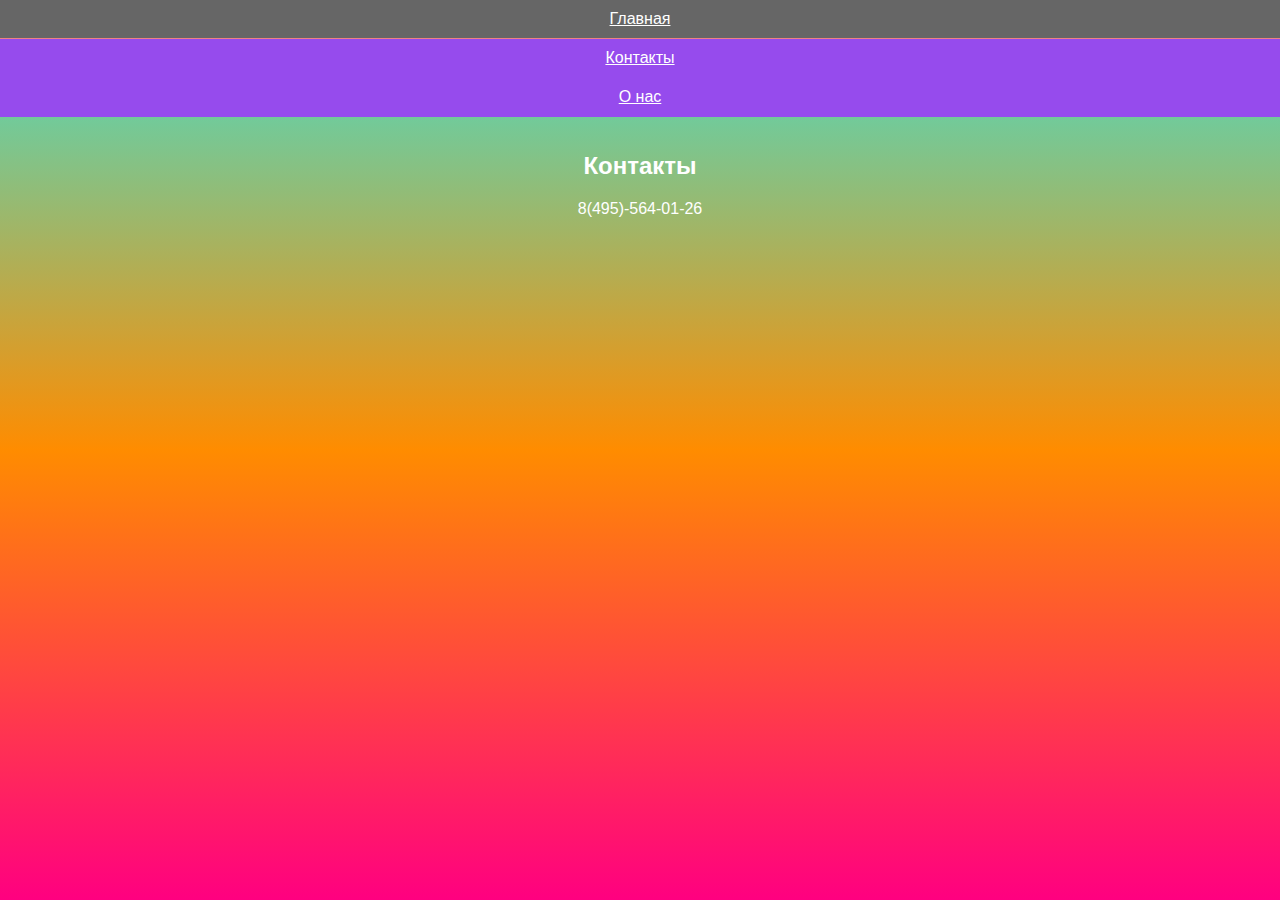
<file: k.html>
<DOCTYPE html>
    <html>

    <head>
        <meta charset="utf-8">
        <title> Blog </title>
        <link rel="stylesheet" href="css/k.css">
    </head>

    <body>
        <nav class="menu">
            <a href="index.html" class="menu__link">Главная</a>
            <a href="k.html" class="menu__link">Контакты</a>
            <a href="we.html" class="menu__link">О нас</a>
        </nav>
        <div class="a">
            <h2> Контакты </h2>
            <p> 8(495)-564-01-26</p>
        </div>
    </body>

    </html>
</file>
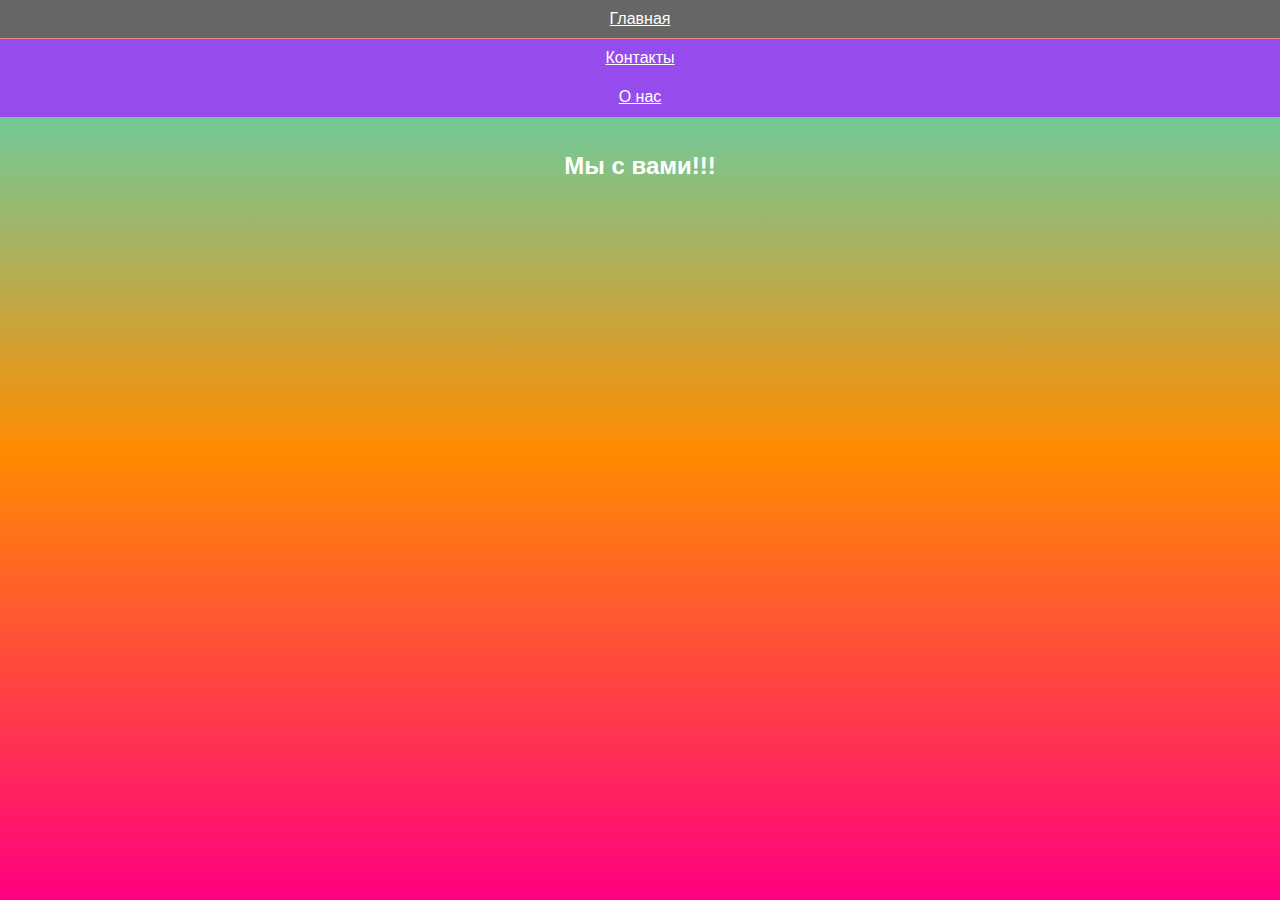
<file: we.html>
<DOCTYPE html>
    <html>

    <head>
        <meta charset="utf-8">
        <title> Blog </title>
        <link rel="stylesheet" href="css/we.css">
    </head>

    <body>
        <nav class="menu">
            <a href="index.html" class="menu__link">Главная</a>
            <a href="k.html" class="menu__link">Контакты</a>
            <a href="we.html" class="menu__link">О нас</a>
        </nav>
        <div class="a">
            <h2> Мы с вами!!! </h2>
        </div>
    </body>

    </html>
</file>
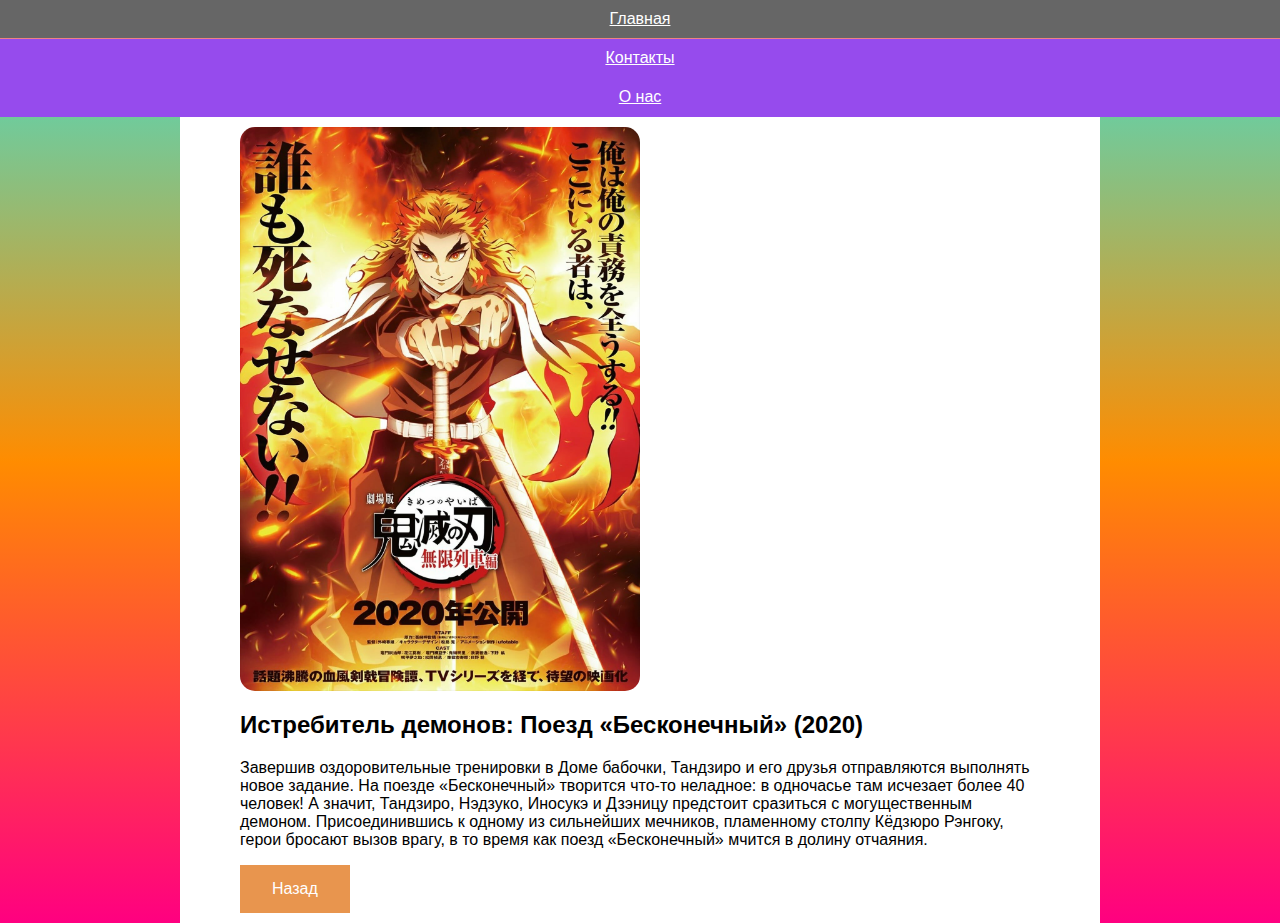
<file: blog/2.html>
<DOCTYPE html>
    <html>

    <head>
        <meta charset="utf-8">
        <title> Blog </title>
        <link rel="stylesheet" href="css/2.css">
    </head>

    <body>
        <nav class="menu">
            <a href="index.html" class="menu__link">Главная</a>
            <a href="k.html" class="menu__link">Контакты</a>
            <a href="we.html" class="menu__link">О нас</a>
        </nav>
        <div class="content">
            <img class="news__poster" width="400" src="img/1.jpg" alt="1">
            <h2>Истребитель демонов: Поезд «Бесконечный» (2020)</h2>
            <p>Завершив оздоровительные тренировки в Доме бабочки, Тандзиро и его друзья отправляются выполнять новое задание. На поезде «Бесконечный» творится что-то неладное: в одночасье там исчезает более 40 человек! А значит, Тандзиро, Нэдзуко, Иносукэ и Дзэницу предстоит сразиться с могущественным демоном. Присоединившись к одному из сильнейших мечников, пламенному столпу Кёдзюро Рэнгоку, герои бросают вызов врагу, в то время как поезд «Бесконечный» мчится в долину отчаяния.</p>
            <a href="index.html" class="a">Назад</a>
        </div>

    </body>

    </html>
</file>
<file: css/style.css>
a {
    text-decoration: none;
    color: black;
}

body {
    font-family: 'Inter', sans-serif;
}

.menu {
    font-family: 'Inter', sans-serif;
    text-align: center;
    padding-top: 20px;
    padding-bottom: 40px;
    font-weight: bold;
}

.news_date {
    margin: 10px;
    text-align: center;
    margin-top: 50px;
}

#main_cactus {
    width: 100%;
    margin: auto;
    border-radius: 5px;
    display: inline-block;
}

/*
.a {
    color: #000000;
    padding: 15px 32px;
    display: inline-block;
    margin: 0 10px;
}
*/

/*
.m0 {
        width: 40%;
    text-align: right;

}

*/


.m2 {
    width: 60%;
}



/*
.a1{
    border-radius: 5px;
    background-color: #5cd8f5;
    color: white;
    padding: 15px 32px;
    text-align: center;
    display: inline-block;
    float: right;
}
*/


.m_button {
    margin: 0 20px;
    color: #9193a2;
}

h1 {
    text-align: center;
    color: #2C2B2E;
    font-size: 50px;
}

.texts {
    font-size: 20px;
    margin: auto;
    width: 80%;

}

p {
    text-align: center left;
    margin-bottom: 7%;

}

#women1 {
    width: 100%;
    margin: auto;
    border-radius: 5px;
    display: block;
}

#cactus2 {
    width: 395px;
    height: 465px;
    border-radius: 3px;
    display: inline-block;
    position: relative;
    bottom: 10px;
}

.news {
    display: inline;
    background: #4746DA;
    color: white;
    padding: 10px;
    margin-right: 15px;
    border-radius: 5px;
}

.date {
    display: inline;
    color: #AEB1B9;
}

.text_cactus {
    margin-right: 30px;
    display: inline-block;
    width: auto;
    text-align: left;
}

.text_cactus_img {
/*    align-items: center;*/
    display: flex;
}

#author {
    margin: 100px 0;
    font-size: 16px;
    font-weight: bold;
}

#avatar {
    width: 75px;
    height: 75px;
    border-radius: 100%;
    display: inline-block;
    margin-top: 30px;
}

#avatar1 {
    width: 30px;
    height: 30px;
    border-radius: 100%;
    display: inline-block;
    margin-top: 5px;
    
}

.author_name {
    font-weight: bold;
    color: black;
    display: inline-block;
    position: relative;
    bottom: 50px;
    left: 20px;
    margin-bottom: 20%;
}

.h3{
    display: flex;
    justify-content: space-around;
    color: #2C2B2E;
    font-size: 50px;
}

.n{
    display: flex;
    justify-content: space-around;
    color: #b1b1b1;
    line-height: 30px;
    margin-bottom: 5%;
}

.author_activity {
    font-weight: normal;
    color: #6E7381;
    font-size: 14px;
}

.author_activity1 {
    font-weight: normal;
    color: #6E7381;
    font-size: 14px;
    display: inline-block;
    position: relative;
    bottom: 11px;
    left: 10px;
}

.p__ {
    display: flex;
    flex-direction: column;
    width: 280px;
    height: 400px;
    border-right: 20px;
    background-color: white;
    box-shadow: 0 0 10px 5px #f4eded;
    border-top-right-radius: 13px;
    border-top-left-radius: 13px;
    border-bottom-left-radius: 13px;
    border-bottom-right-radius: 13px;
}

.B_1 {
    margin-top: 35px;
    height: 250px;
    display: flex;
    justify-content: space-evenly;
    margin-bottom: 10%;
}

.foto-b {
    width: 280px;
    height: 244px;
    border-top-right-radius: 10px;
    border-top-left-radius: 10px;
}

.f_b {
    display: flex;
    flex-direction: column;
    width: 280px;
    height: 430px;
}

.m7 {
    width: 280px;
    height: 156px;
    margin: 0px 7px 40px 26px;
}

.button {
    position:absolute; 
    margin-top: -15px; 
    background-color: #6e3be2;
    border: none;
    color: white;
    padding: 5px 19px;
    text-align: center;
    text-decoration: none;
    display: inline-block;
    font-size: 15px;
    margin-left: 25px;
    border-top-right-radius: 5px;
    border-top-left-radius: 5px;
    border-bottom-left-radius: 5px;
    border-bottom-right-radius: 5px;
}

.button2 {
    position:absolute; 
    margin-top: -15px; 
    background-color: #45f47a;
    border: none;
    color: white;
    padding: 5px 19px;
    text-align: center;
    text-decoration: none;
    display: inline-block;
    font-size: 15px;
    margin-left: 25px;
    border-top-right-radius: 5px;
    border-top-left-radius: 5px;
    border-bottom-left-radius: 5px;
    border-bottom-right-radius: 5px;
}

.button3 {
    position:absolute; 
    margin-top: -15px; 
    background-color: #fd5353;
    border: none;
    color: white;
    padding: 5px 19px;
    text-align: center;
    text-decoration: none;
    display: inline-block;
    font-size: 15px;
    margin-left: 25px;
    border-top-right-radius: 5px;
    border-top-left-radius: 5px;
    border-bottom-left-radius: 5px;
    border-bottom-right-radius: 5px;
}

.regist {
    margin: 0;
    margin-top: 300px;
    background: linear-gradient(to bottom, rgb(58, 28, 113), rgb(215, 109, 119), rgb(255, 175, 123));
}

.t_f {
    padding-top: 200px;
    padding-bottom: 50px;
}

.bl {
    height: 70px;
    width: 70px;
    border-radius: 50%;
    border: 2px solid #00fff5;
    background-color: #00fff5;
    background-size: cover;
    display: block;
    margin-left: auto;
    margin-right: auto;

}

.wh_t {
    font-size: xxx-large;
    text-align: center;
    font-weight: 700;
    margin-bottom: 43px;
}

#text_20 {
    font-size: small;
    text-align: center;
    padding-bottom: 45px;
    margin-bottom: 13px;
}


#FIO {
    border: 2px solid #fff;
    margin: auto;
    width: 375px;
    height: 67px;
    justify-content: space-around;
    border-radius: 5px;
    display: flex;
    margin-bottom: 15px;
    font-size: 140%;
    font-family: "Lucida Sans";
    padding: 0 20px;
}

#BTN {
    background-color: #00b7b0;
    border: 2px solid #00b7b0;
    margin: auto;
    width: 240px;
    height: 67px;
    justify-content: space-around;
    border-radius: 10px;
    display: flex;
    margin-bottom: 15px;
    color: aliceblue;
    font-size: 140%;
    font-family: "Lucida Sans";
    align-items: center;
    font-weight: 500;
    margin-top: 35px;
}

.ppp {
    display: flex;
    justify-content: center;
    padding: 0 40px 0 0;
}
</file>
<file: blog/css/style.css>
body {
    background: linear-gradient(#40E0D0, #FF8C00, #FF0080);
    font-size: 16px;
    font-family: Arial;
    margin: 0 auto;
}

.content {
    background: #fff;
    width: 800px;
    margin: 0 auto;
    padding: 10px 60px;
}

.news__poster {
    width: 400px;
    border-radius: 15px;
    transition: 2s;
}

.menu__link:hover {
    border-bottom: 1px solid #ed8282;
}

.news__poster:hover {
    border-radius: 60px;
}

.menu {
    width: 100%;
    display: table;
}

.menu :hover,
.menu a:hover {
    background: #666;
}

.menu a {
    background: #964bed;
    display: block;
    padding: 10px 15px;
    color: #fff;
    text-align: center;
}

.menu__link {
/*    margin-right: 35px;*/
    padding-bottom: 5px;
    transition: none;
    border-bottom: 1px solid #fff0;
    color: #fff;
}

.a {
    background-color: #e8954e;
    border: none;
    color: white;
    padding: 15px 32px;
    text-align: center;
    text-decoration: none;
    display: inline-block;
    font-size: 16px;
}
</file>
<file: practice/css/style.css>
a {
    text-decoration: none;
    color: black;
}

body {
    font-family: 'Inter', sans-serif;
}

.menu {
    font-family: 'Inter', sans-serif;
    text-align: center;
    padding-top: 20px;
    padding-bottom: 40px;
    font-weight: bold;
}

.news_date {
    margin: 10px;
    text-align: center;
    margin-top: 50px;
}

#main_cactus {
    width: 100%;
    margin: auto;
    border-radius: 5px;
    display: inline-block;
}

/*
.a {
    color: #000000;
    padding: 15px 32px;
    display: inline-block;
    margin: 0 10px;
}
*/

/*
.m0 {
        width: 40%;
    text-align: right;

}

*/


.m2 {
    width: 60%;
}



/*
.a1{
    border-radius: 5px;
    background-color: #5cd8f5;
    color: white;
    padding: 15px 32px;
    text-align: center;
    display: inline-block;
    float: right;
}
*/


.m_button {
    margin: 0 20px;
    color: #9193a2;
}

h1 {
    text-align: center;
    color: #2C2B2E;
    font-size: 50px;
}

.texts {
    font-size: 20px;
    margin: auto;
    width: 80%;

}

p {
    text-align: center left;
    margin-bottom: 7%;

}

#women1 {
    width: 100%;
    margin: auto;
    border-radius: 5px;
    display: block;
}

#cactus2 {
    width: 395px;
    height: 465px;
    border-radius: 3px;
    display: inline-block;
    position: relative;
    bottom: 10px;
}

.news {
    display: inline;
    background: #4746DA;
    color: white;
    padding: 10px;
    margin-right: 15px;
    border-radius: 5px;
}

.date {
    display: inline;
    color: #AEB1B9;
}

.text_cactus {
    margin-right: 30px;
    display: inline-block;
    width: auto;
    text-align: left;
}

.text_cactus_img {
/*    align-items: center;*/
    display: flex;
}

#author {
    margin: 100px 0;
    font-size: 16px;
    font-weight: bold;
}

#avatar {
    width: 75px;
    height: 75px;
    border-radius: 100%;
    display: inline-block;
    margin-top: 30px;
}

#avatar1 {
    width: 30px;
    height: 30px;
    border-radius: 100%;
    display: inline-block;
    margin-top: 5px;
    
}

.author_name {
    font-weight: bold;
    color: black;
    display: inline-block;
    position: relative;
    bottom: 50px;
    left: 20px;
    margin-bottom: 20%;
}

.h3{
    display: flex;
    justify-content: space-around;
    color: #2C2B2E;
    font-size: 50px;
}

.n{
    display: flex;
    justify-content: space-around;
    color: #b1b1b1;
    line-height: 30px;
    margin-bottom: 5%;
}

.author_activity {
    font-weight: normal;
    color: #6E7381;
    font-size: 14px;
}

.author_activity1 {
    font-weight: normal;
    color: #6E7381;
    font-size: 14px;
    display: inline-block;
    position: relative;
    bottom: 11px;
    left: 10px;
}

.p__ {
    display: flex;
    flex-direction: column;
    width: 280px;
    height: 400px;
    border-right: 20px;
    background-color: white;
    box-shadow: 0 0 10px 5px #f4eded;
    border-top-right-radius: 13px;
    border-top-left-radius: 13px;
    border-bottom-left-radius: 13px;
    border-bottom-right-radius: 13px;
}

.B_1 {
    margin-top: 35px;
    height: 250px;
    display: flex;
    justify-content: space-evenly;
    margin-bottom: 10%;
}

.foto-b {
    width: 280px;
    height: 244px;
    border-top-right-radius: 10px;
    border-top-left-radius: 10px;
}

.f_b {
    display: flex;
    flex-direction: column;
    width: 280px;
    height: 430px;
}

.m7 {
    width: 280px;
    height: 156px;
    margin: 0px 7px 40px 26px;
}

.button {
    position:absolute; 
    margin-top: -15px; 
    background-color: #6e3be2;
    border: none;
    color: white;
    padding: 5px 19px;
    text-align: center;
    text-decoration: none;
    display: inline-block;
    font-size: 15px;
    margin-left: 25px;
    border-top-right-radius: 5px;
    border-top-left-radius: 5px;
    border-bottom-left-radius: 5px;
    border-bottom-right-radius: 5px;
}

.button2 {
    position:absolute; 
    margin-top: -15px; 
    background-color: #45f47a;
    border: none;
    color: white;
    padding: 5px 19px;
    text-align: center;
    text-decoration: none;
    display: inline-block;
    font-size: 15px;
    margin-left: 25px;
    border-top-right-radius: 5px;
    border-top-left-radius: 5px;
    border-bottom-left-radius: 5px;
    border-bottom-right-radius: 5px;
}

.button3 {
    position:absolute; 
    margin-top: -15px; 
    background-color: #fd5353;
    border: none;
    color: white;
    padding: 5px 19px;
    text-align: center;
    text-decoration: none;
    display: inline-block;
    font-size: 15px;
    margin-left: 25px;
    border-top-right-radius: 5px;
    border-top-left-radius: 5px;
    border-bottom-left-radius: 5px;
    border-bottom-right-radius: 5px;
}

.regist {
    margin: 0;
    margin-top: 300px;
    background: linear-gradient(to bottom, rgb(58, 28, 113), rgb(215, 109, 119), rgb(255, 175, 123));
}

.t_f {
    padding-top: 200px;
    padding-bottom: 50px;
}

.bl {
    height: 70px;
    width: 70px;
    border-radius: 50%;
    border: 2px solid #00fff5;
    background-color: #00fff5;
    background-size: cover;
    display: block;
    margin-left: auto;
    margin-right: auto;

}

.wh_t {
    font-size: xxx-large;
    text-align: center;
    font-weight: 700;
    margin-bottom: 43px;
}

#text_20 {
    font-size: small;
    text-align: center;
    padding-bottom: 45px;
    margin-bottom: 13px;
}


#FIO {
    border: 2px solid #fff;
    margin: auto;
    width: 375px;
    height: 67px;
    justify-content: space-around;
    border-radius: 5px;
    display: flex;
    margin-bottom: 15px;
    font-size: 140%;
    font-family: "Lucida Sans";
    padding: 0 20px;
}

#BTN {
    background-color: #00b7b0;
    border: 2px solid #00b7b0;
    margin: auto;
    width: 240px;
    height: 67px;
    justify-content: space-around;
    border-radius: 10px;
    display: flex;
    margin-bottom: 15px;
    color: aliceblue;
    font-size: 140%;
    font-family: "Lucida Sans";
    align-items: center;
    font-weight: 500;
    margin-top: 35px;
}

.ppp {
    display: flex;
    justify-content: center;
    padding: 0 40px 0 0;
}
</file>
<file: web04.05.2022/style.css>
body{
    display: flex;
    background-color: #d3d3d3;
    justify-content: center;
    flex-wrap: wrap;
    overflow-wrap: anywhere;
    font-family:"Arial";
}

.Big{
    display: inline-block;   
    width: 350px;
    height: 100%;
    background-color: white;
    border-radius: 15px;
    padding: 10px;
    margin: 10px;
  
    
}
p{
    color:grey;
}
#korg{
    display: flex;
    height: 250px;
    width: 100%;
    border-radius: 15px;
}

.action{
    background: linear-gradient(90deg,#4773e3,#869fde);
    width: 100%;
    height: 35px;
    border-radius: 13px;
    border: 0;
    color:white;
}
</file>
<file: css/2.css>
body {
    background: linear-gradient(#40E0D0,#FF8C00,#FF0080);
    font-size: 16px;
    font-family: Arial;
    margin: 0 auto;
}
.content {
    background: #fff;
    width: 800px;
    margin: 0 auto;
    padding: 10px 60px
}
.news__poster {
    width: 400px;
    border-radius: 15px;
    transition: 2s;
}
.a {
    background-color: #e8954e ;
    border: none;
    color: white;
    padding: 15px 32px;
    text-align: center;
    text-decoration: none;
    display: inline-block;
    font-size: 16px;
}
.menu__link:hover {
    border-bottom: 1px solid #ed8282;
}
.menu {
	width: 100%;
    display: table;
}
.menu :hover, .menu a:hover {
	background: #666;
}
.menu a {
    background: #964bed; 
	display: block;
    padding: 10px 15px;
	color: #fff;
	text-align: center;
}
.menu__link {
/*    margin-right: 35px;*/
    padding-bottom: 5px;
    transition: none;
    border-bottom: 1px solid #fff0;
    color: #fff;
}
</file>
<file: css/3.css>
body {
    background: linear-gradient(#40E0D0,#FF8C00,#FF0080);
    font-size: 16px;
    font-family: Arial;
    margin: 0 auto;
}
.content {
    background: #fff;
    width: 800px;
    margin: 0 auto;
    padding: 10px 60px
}
.news__poster {
    width: 400px;
    border-radius: 15px;
    transition: 2s;
}
.a {
    background-color: #e8954e ;
    border: none;
    color: white;
    padding: 15px 32px;
    text-align: center;
    text-decoration: none;
    display: inline-block;
    font-size: 16px;
}
.menu__link:hover {
    border-bottom: 1px solid #ed8282;
}
.menu {
	width: 100%;
    display: table;
}
.menu :hover, .menu a:hover {
	background: #666;
}
.menu a {
    background: #964bed;
	display: block;
    padding: 10px 15px;
	color: #fff;
	text-align: center;
}
.menu__link {
/*    margin-right: 35px;*/
    padding-bottom: 5px;
    transition: none;
    border-bottom: 1px solid #fff0;
    color: #fff;
}
</file>
<file: css/4.css>
body {
    background: linear-gradient(#40E0D0,#FF8C00,#FF0080);
    font-size: 16px;
    font-family: Arial;
    margin: 0 auto;
}
.content {
    background: #fff;
    width: 800px;
    margin: 0 auto;
    padding: 10px 60px
}
.news__poster {
    width: 400px;
    border-radius: 15px;
    transition: 2s;
}
.a {
    background-color: #e8954e ;
    border: none;
    color: white;
    padding: 15px 32px;
    text-align: center;
    text-decoration: none;
    display: inline-block;
    font-size: 16px;
}
.menu__link:hover {
    border-bottom: 1px solid #ed8282;
}
.menu {
	width: 100%;
    display: table;
}
.menu :hover, .menu a:hover {
	background: #666;
}
.menu a {
    background: #964bed;
	display: block;
    padding: 10px 15px;
	color: #fff;
	text-align: center;
}
.menu__link {
/*    margin-right: 35px;*/
    padding-bottom: 5px;
    transition: none;
    border-bottom: 1px solid #fff0;
    color: #fff;
}
</file>
<file: css/k.css>
body {
    background: linear-gradient(#40E0D0,#FF8C00,#FF0080);
    font-size: 16px;
    font-family: Arial;
    margin: 0 auto;
}
.content {
    background: #fff;
    width: 800px;
    margin: 0 auto;
    padding: 10px 60px
}
.news__poster {
    width: 400px;
    border-radius: 15px;
    transition: 2s;
}
.a {
/*    background-color: #e8954e ;*/
    border: none;
    color: white;
    padding: 15px 32px;
    text-align: center;
    text-decoration: none;
/*    display: inline-block;*/
    font-size: 16px;
}
.menu__link:hover {
    border-bottom: 1px solid #ed8282;
}
.menu {
	width: 100%;
    display: table;
}
.menu :hover, .menu a:hover {
	background: #666;
}
.menu a {
    background: #964bed;
	display: block;
    padding: 10px 15px;
	color: #fff;
	text-align: center;
}
.menu__link {
/*    margin-right: 35px;*/
    padding-bottom: 5px;
    transition: none;
    border-bottom: 1px solid #fff0;
    color: #fff;
}
</file>
<file: css/we.css>
body {
    background: linear-gradient(#40E0D0,#FF8C00,#FF0080);
    font-size: 16px;
    font-family: Arial;
    margin: 0 auto;
}
.content {
    background: #fff;
    width: 800px;
    margin: 0 auto;
    padding: 10px 60px
}
.news__poster {
    width: 400px;
    border-radius: 15px;
    transition: 2s;
}
.a {
/*    background-color: #e8954e ;*/
    border: none;
    color: white;
    padding: 15px 32px;
    text-align: center;
    text-decoration: none;
/*    display: inline-block;*/
    font-size: 16px;
}
.menu__link:hover {
    border-bottom: 1px solid #ed8282;
}
.menu {
	width: 100%;
    display: table;
}
.menu :hover, .menu a:hover {
	background: #666;
}
.menu a {
    background: #964bed;
	display: block;
    padding: 10px 15px;
	color: #fff;
	text-align: center;
}
.menu__link {
/*    margin-right: 35px;*/
    padding-bottom: 5px;
    transition: none;
    border-bottom: 1px solid #fff0;
    color: #fff;
}
</file>
<file: blog/css/2.css>
body {
    background: linear-gradient(#40E0D0,#FF8C00,#FF0080);
    font-size: 16px;
    font-family: Arial;
    margin: 0 auto;
}
.content {
    background: #fff;
    width: 800px;
    margin: 0 auto;
    padding: 10px 60px
}
.news__poster {
    width: 400px;
    border-radius: 15px;
    transition: 2s;
}
.a {
    background-color: #e8954e ;
    border: none;
    color: white;
    padding: 15px 32px;
    text-align: center;
    text-decoration: none;
    display: inline-block;
    font-size: 16px;
}
.menu__link:hover {
    border-bottom: 1px solid #ed8282;
}
.menu {
	width: 100%;
    display: table;
}
.menu :hover, .menu a:hover {
	background: #666;
}
.menu a {
    background: #964bed; 
	display: block;
    padding: 10px 15px;
	color: #fff;
	text-align: center;
}
.menu__link {
/*    margin-right: 35px;*/
    padding-bottom: 5px;
    transition: none;
    border-bottom: 1px solid #fff0;
    color: #fff;
}
</file>
